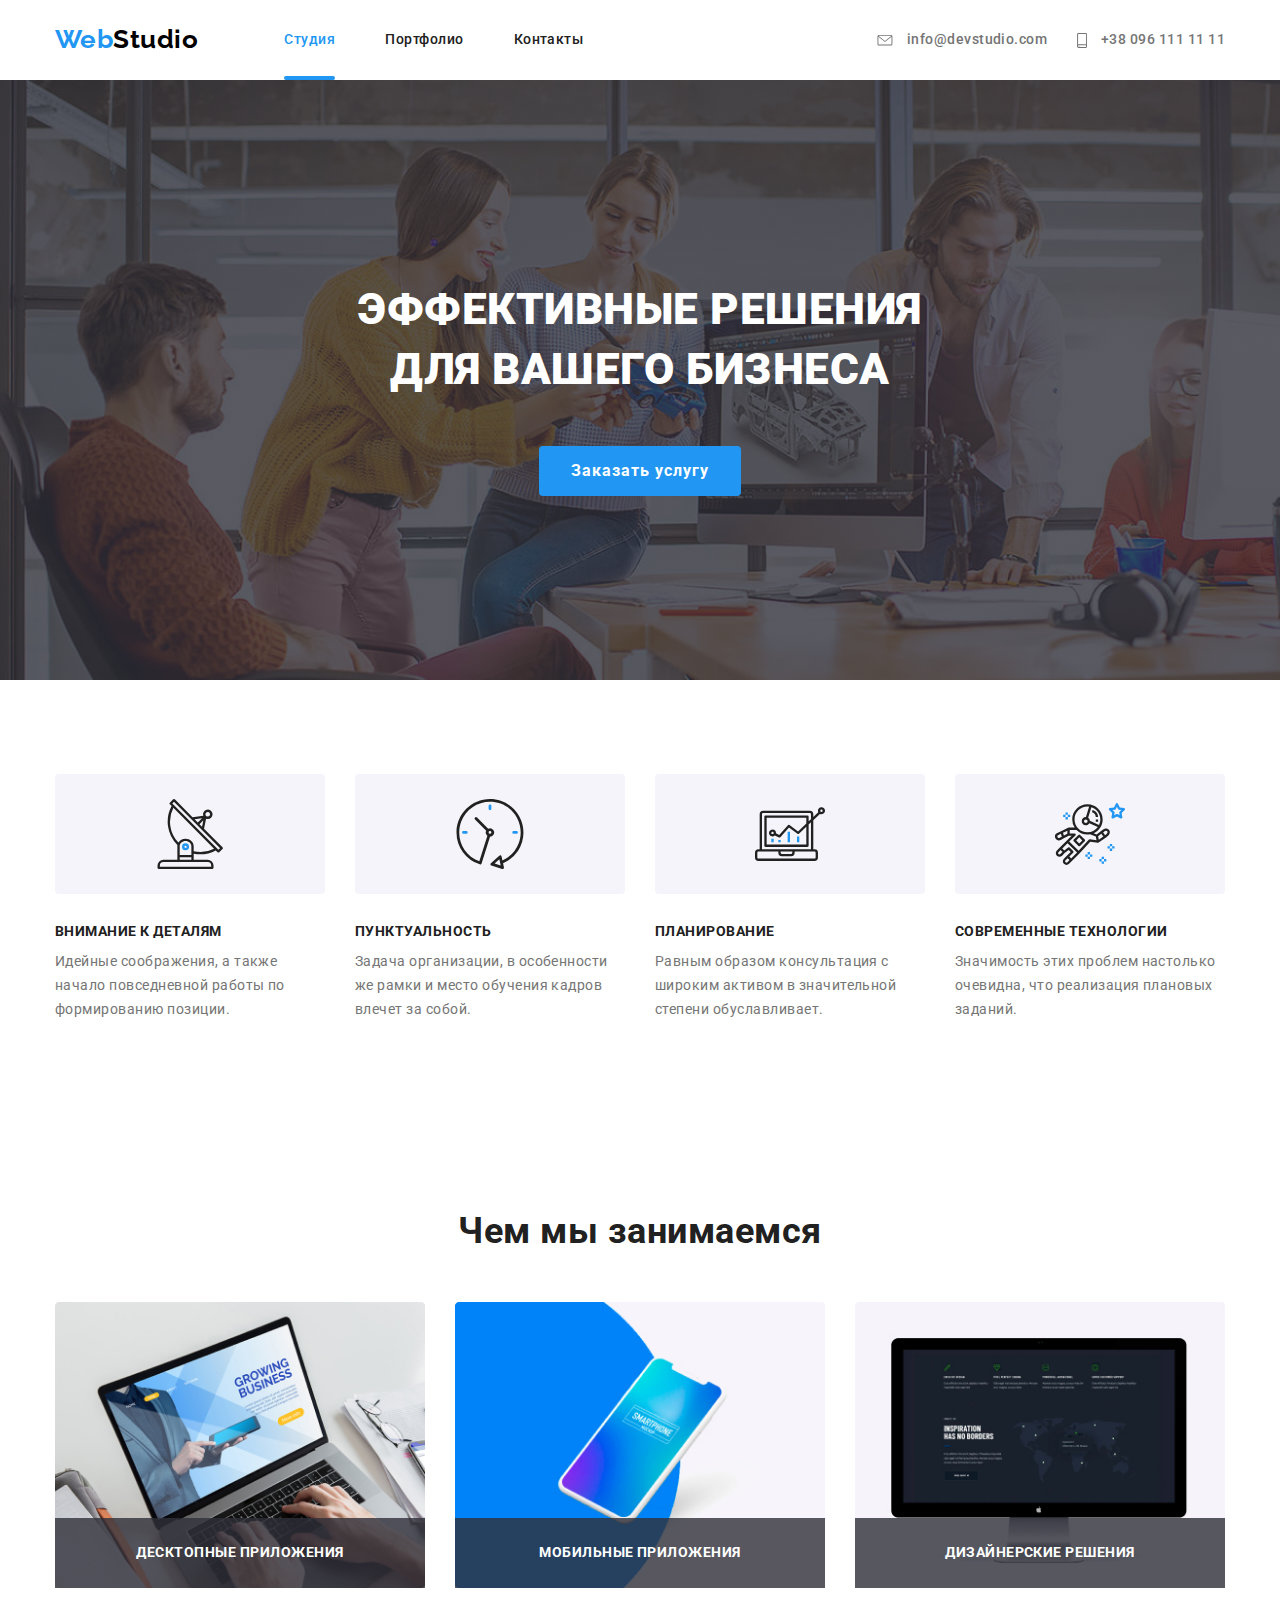
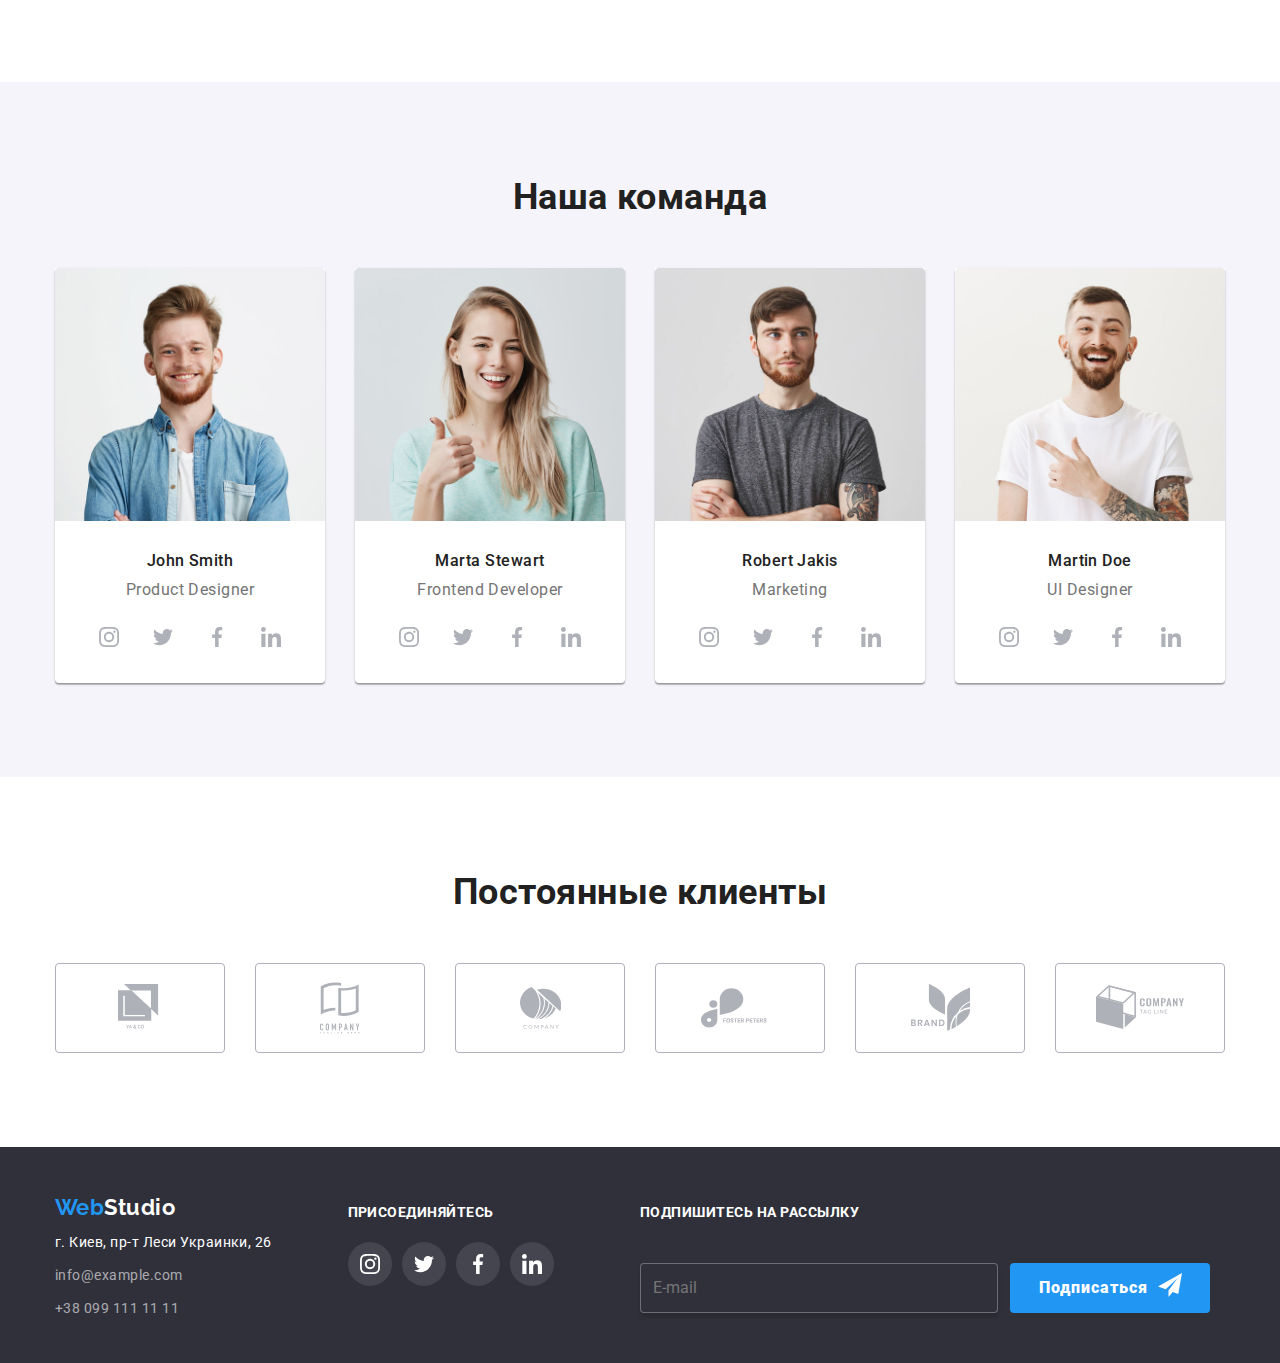
<file: index.html>
<!DOCTYPE html>
<html lang="ru">
  <head>
    <meta charset="UTF-8" />
    <meta name="viewport" content="width=device-width, initial-scale=1.0" />
    <title>Web Studio</title>
    <link
      href="https://fonts.googleapis.com/css2?family=Raleway:wght@400;700&family=Roboto:wght@400;500;700&display=swap"
      rel="stylesheet"
    />
    <link
      rel="stylesheet"
      href="https://cdnjs.cloudflare.com/ajax/libs/modern-normalize/0.6.0/modern-normalize.min.css"
    />

    <link rel="stylesheet" href="./css/main.min.css" />
  </head>
  <body>
    <!-- Шапка сайта -->
    <header class="site-header container">
      <div class="nav-container">
        <nav class="site-nav nav-container">
          <a href="./index.html" class="logo link">
            <span class="logo-one">Web</span>Studio</a
          >
          <ul class="nav-list">
            <li class="item">
              <a href="./index.html" class="nav-link active">Студия</a>
            </li>
            <li class="item">
              <a href="./portfolio.html" target="_blank" class="nav-link"
                >Портфолио</a
              >
            </li>
            <li class="item">
              <a href="" target="_blank" class="nav-link">Контакты</a>
            </li>
          </ul>
        </nav>
        <ul class="contacts nav-contacts">
          <li class="item nav-icon">
            <a href="" class="link">
              <svg class="envelope decor">
                <use href="./images/symbol-defs.svg#icon-envelope"></use>
              </svg>
              info@devstudio.com</a
            >
          </li>
          <li class="item nav-icon">
            <a href="" class="link">
              <svg class="smartphone decor">
                <use href="./images/symbol-defs.svg#icon-smartphone"></use>
              </svg>
              +38 096 111 11 11</a
            >
          </li>
        </ul>
      </div>
    </header>
    <main class="uniq-content">
      <!-- Герой (главный заголовок)-->
      <section class="hero">
        <h1 class="hero-title">
          эффективные решения <br />
          для вашего бизнеса
        </h1>

        <button data-modal-open type="submit" class="link-hero">
          Заказать услугу
        </button>
      </section>
      <!-- Наши приоритеты -->
      <section class="section">
        <div class="container">
          <h2 class="visually-hidden">Наши приоритеты</h2>
          <ul class="prioritiets icon prioritets-list">
            <li class="size-item item">
              <div class="backgr">
                <svg class="size">
                  <use href="./images/symbol-defs.svg#icon-anten"></use>
                </svg>
              </div>
              <h3 class="title-three">Внимание к деталям</h3>
              <p class="paragraf">
                Идейные соображения, а также начало повседневной работы по
                формированию позиции.
              </p>
            </li>
            <li class="item size-item">
              <div class="backgr">
                <svg class="size">
                  <use href="./images/symbol-defs.svg#icon-clock"></use>
                </svg>
              </div>
              <h3 class="title-three">Пунктуальность</h3>
              <p class="paragraf">
                Задача организации, в особенности же рамки и место обучения
                кадров влечет за собой.
              </p>
            </li>
            <li class="item size-item">
              <div class="backgr">
                <svg class="size">
                  <use href="./images/symbol-defs.svg#icon-diagram"></use>
                </svg>
              </div>
              <h3 class="title-three">Планирование</h3>
              <p class="paragraf">
                Равным образом консультация с широким активом в значительной
                степени обуславливает.
              </p>
            </li>
            <li class="item size-item">
              <div class="backgr">
                <svg class="size">
                  <use href="./images/symbol-defs.svg#icon-astronaut"></use>
                </svg>
              </div>
              <h3 class="title-three">Современные технологии</h3>
              <p class="paragraf">
                Значимость этих проблем настолько очевидна, что реализация
                плановых заданий.
              </p>
            </li>
          </ul>
        </div>
      </section>
      <section class="section">
        <div class="container border">
          <h2 class="section-title">Чем мы занимаемся</h2>
          <ul class="prioritiets prioritets-list">
            <li class="item item-size">
              <img src="./images/ноутбук.jpg" alt="" width="370" />
              <h3 class="three">Десктопные приложения</h3>
            </li>
            <li class="item item-size">
              <img src="./images/box.jpg" alt="" width="370" />
              <h3 class="three">Мобильные приложения</h3>
            </li>
            <li class="item item-size">
              <img src="./images/манитор.jpg" alt="" width="370" />
              <h3 class="three">Дизайнерские решения</h3>
            </li>
          </ul>
        </div>
      </section>
      <section class="section fon">
        <div class="container">
          <h2 class="section-title padding-title">Наша команда</h2>
          <ul class="prioritiets">
            <li class="item comanda size-item">
              <img src="./images/John.jpg" alt="John Smith" width="270" />
              <h3 lang="en" class="name">John Smith</h3>
              <p class="prof">Product Designer</p>
              <ul class="list">
                <li class="socset-item">
                  <a href="" aria-label="Ссылка на Instagram" class="socset"
                    ><svg class="socset-icon">
                      <use href="./images/symbol-defs.svg#icon-instagram"></use>
                    </svg>
                  </a>
                </li>
                <li class="socset-item">
                  <a href="" aria-label="Ссылка на Twitter" class="socset"
                    ><svg class="socset-icon">
                      <use
                        href="./images/symbol-defs.svg#icon-twitter"
                      ></use></svg
                  ></a>
                </li>
                <li class="socset-item">
                  <a href="" aria-label="Ссылка на Facebook" class="socset"
                    ><svg class="socset-icon">
                      <use
                        href="./images/symbol-defs.svg#icon-facebook"
                      ></use></svg
                  ></a>
                </li>
                <li class="socset-item">
                  <a href="" aria-label="Ссылка на LinkedIn" class="socset"
                    ><svg class="socset-icon">
                      <use
                        href="./images/symbol-defs.svg#icon-linkedingrey"
                      ></use></svg
                  ></a>
                </li>
              </ul>
            </li>
            <li class="item comanda size-item">
              <img src="./images/Marta.jpg" alt="Marta Stewart" width="270" />
              <h3 lang="en" class="name">Marta Stewart</h3>
              <p class="prof">Frontend Developer</p>
              <ul class="list">
                <li class="socset-item">
                  <a href="" aria-label="Ссылка на Instagram" class="socset"
                    ><svg class="socset-icon">
                      <use href="./images/symbol-defs.svg#icon-instagram"></use>
                    </svg>
                  </a>
                </li>
                <li class="socset-item">
                  <a href="" aria-label="Ссылка на Twitter" class="socset"
                    ><svg class="socset-icon">
                      <use
                        href="./images/symbol-defs.svg#icon-twitter"
                      ></use></svg
                  ></a>
                </li>
                <li class="socset-item">
                  <a href="" aria-label="Ссылка на Facebook" class="socset"
                    ><svg class="socset-icon">
                      <use
                        href="./images/symbol-defs.svg#icon-facebook"
                      ></use></svg
                  ></a>
                </li>
                <li class="socset-item">
                  <a href="" aria-label="Ссылка на LinkedIn" class="socset"
                    ><svg class="socset-icon">
                      <use
                        href="./images/symbol-defs.svg#icon-linkedingrey"
                      ></use></svg
                  ></a>
                </li>
              </ul>
            </li>
            <li class="item comanda size-item">
              <img src="./images/Robert.jpg" alt="Robert Jakis" width="270" />
              <h3 lang="en" class="name">Robert Jakis</h3>
              <p class="prof">Marketing</p>
              <ul class="list">
                <li class="socset-item">
                  <a href="" aria-label="Ссылка на Instagram" class="socset"
                    ><svg class="socset-icon">
                      <use href="./images/symbol-defs.svg#icon-instagram"></use>
                    </svg>
                  </a>
                </li>
                <li class="socset-item">
                  <a href="" aria-label="Ссылка на Twitter" class="socset"
                    ><svg class="socset-icon">
                      <use
                        href="./images/symbol-defs.svg#icon-twitter"
                      ></use></svg
                  ></a>
                </li>
                <li class="socset-item">
                  <a href="" aria-label="Ссылка на Facebook" class="socset"
                    ><svg class="socset-icon">
                      <use
                        href="./images/symbol-defs.svg#icon-facebook"
                      ></use></svg
                  ></a>
                </li>
                <li class="socset-item">
                  <a href="" aria-label="Ссылка на LinkedIn" class="socset"
                    ><svg class="socset-icon">
                      <use
                        href="./images/symbol-defs.svg#icon-linkedingrey"
                      ></use></svg
                  ></a>
                </li>
              </ul>
            </li>
            <li class="item comanda size-item">
              <img src="./images/Martin.jpg" alt="Martin Doe" width="270" />
              <h3 lang="en" class="name">Martin Doe</h3>
              <p class="prof">UI Designer</p>
              <ul class="list">
                <li class="socset-item">
                  <a href="" aria-label="Ссылка на Instagram" class="socset"
                    ><svg class="socset-icon">
                      <use href="./images/symbol-defs.svg#icon-instagram"></use>
                    </svg>
                  </a>
                </li>
                <li class="socset-item">
                  <a href="" aria-label="Ссылка на Twitter" class="socset"
                    ><svg class="socset-icon">
                      <use
                        href="./images/symbol-defs.svg#icon-twitter"
                      ></use></svg
                  ></a>
                </li>
                <li class="socset-item">
                  <a href="" aria-label="Ссылка на Facebook" class="socset"
                    ><svg class="socset-icon">
                      <use
                        href="./images/symbol-defs.svg#icon-facebook"
                      ></use></svg
                  ></a>
                </li>
                <li class="socset-item">
                  <a href="" aria-label="Ссылка на LinkedIn" class="socset"
                    ><svg class="socset-icon">
                      <use
                        href="./images/symbol-defs.svg#icon-linkedingrey"
                      ></use></svg
                  ></a>
                </li>
              </ul>
            </li>
          </ul>
        </div>
      </section>
      <section class="section">
        <div class="container">
          <h2 class="section-title">Постоянные клиенты</h2>
          <ul class="prioritiets">
            <li class="item">
              <a href="" class="backgrlogo"
                ><svg class="logoone">
                  <use href="./images/symbol-defs.svg#icon-logo1"></use></svg
              ></a>
            </li>
            <li class="item">
              <a href="" class="backgrlogo"
                ><svg class="logotwo">
                  <use href="./images/symbol-defs.svg#icon-logo2"></use></svg
              ></a>
            </li>
            <li class="item">
              <a href="" class="backgrlogo">
                <svg class="logothree">
                  <use href="./images/symbol-defs.svg#icon-logo3"></use></svg
              ></a>
            </li>
            <li class="item">
              <a href="" class="backgrlogo"
                ><svg class="logofoure">
                  <use href="./images/symbol-defs.svg#icon-logo4"></use></svg
              ></a>
            </li>
            <li class="item">
              <a href="" class="backgrlogo"
                ><svg class="logofive">
                  <use href="./images/symbol-defs.svg#icon-logo5"></use></svg
              ></a>
            </li>
            <li class="item">
              <a href="" class="backgrlogo"
                ><svg class="logosix">
                  <use href="./images/symbol-defs.svg#icon-logo6"></use></svg
              ></a>
            </li>
          </ul>
        </div>
      </section>
    </main>
    <footer>
      <div class="footer-conteiner container">
        <div class="item-adress">
          <a href="./index.html" class="logo-footer link">
            <span class="logo-one">Web</span
            ><span class="logo-two">Studio</span></a
          >
          <ul>
            <li class="adress">г. Киев, пр-т Леси Украинки, 26</li>
            <li><a href="" class="adress-link">info@example.com</a></li>
            <li><a href="" class="adress-link">+38 099 111 11 11</a></li>
          </ul>
        </div>
        <div class="item-network">
          <b class="join">присоединяйтесь</b>
          <ul class="network">
            <li>
              <a
                href=""
                aria-label="Ссылка на Instagram"
                class="socsetfooter backgrfooter"
              >
                <svg class="socset-icon-footer">
                  <use href="./images/symbol-defs.svg#icon-instagram"></use>
                </svg>
              </a>
            </li>
            <li>
              <a
                href=""
                aria-label="Ссылка на Twitter"
                class="socsetfooter backgrfooter"
              >
                <svg class="socset-icon-footer">
                  <use href="./images/symbol-defs.svg#icon-twitter"></use></svg
              ></a>
            </li>
            <li>
              <a
                href=""
                aria-label="Ссылка на Facebook"
                class="socsetfooter backgrfooter"
              >
                <svg class="socset-icon-footer">
                  <use href="./images/symbol-defs.svg#icon-facebook"></use></svg
              ></a>
            </li>
            <li>
              <a
                href=""
                aria-label="Ссылка на LinkedIn"
                class="socsetfooter backgrfooter"
              >
                <svg class="socset-icon-footer">
                  <use
                    href="./images/symbol-defs.svg#icon-linkedingrey"
                  ></use></svg
              ></a>
            </li>
          </ul>
        </div>
        <div class="item-input">
          <b class="join">подпишитесь на рассылку</b>
          <div class="inputbutton">
            <form>
              <input
                type="email"
                name="email"
                id="emeil"
                placeholder="E-mail"
                size="40"
                class="input"
              />
            </form>
            <button type="submit" class="button">
              Подписаться<span
                ><svg class="icon-button">
                  <use href="./images/symbol-defs.svg#icon-plain"></use></svg
              ></span>
            </button>
          </div>
        </div>
      </div>
    </footer>
    <div class="backdrop is-hidden" data-modal>
      <form class="form-order" class="modal">
        <button type="button" class="button-x" data-modal-close>
          <span
            ><svg class="icon-x">
              <use href="./images/symbol-defs.svg#icon-X"></use></svg
          ></span>
        </button>
        <span class="name-order">Оставьте свои данные, мы вам перезвоним</span>
        <div class="form-window">
          <input
            type="text"
            name="name"
            id="text"
            class="input-order"
            placeholder=" "
          />

          <label for="name" class="label-order">Имя</label>
          <svg class="icon-form">
            <use href="./images/symbol-defs.svg#icon-Vector"></use>
          </svg>
        </div>
        <div class="form-window">
          <input
            type="tel"
            name="tel"
            id="telephone"
            class="input-order"
            placeholder=" "
          />

          <label for="tel" class="label-order">Телефон</label>
          <svg class="icon-form">
            <use href="./images/symbol-defs.svg#icon-tel"></use>
          </svg>
        </div>
        <div class="form-window">
          <input
            type="email"
            name="tel"
            id="mail"
            class="input-order"
            placeholder=" "
          />
          <label for="email" class="label-order">Почта</label>
          <svg class="icon-form">
            <use href="./images/symbol-defs.svg#icon-meil"></use>
          </svg>
        </div>
        <div class="form-window">
          <textarea name="comment" class="comment" placeholder=" "></textarea>

          <label for="comment" class="comment-text">Комментарий</label>
        </div>
        <div class="write">
          <label class="checkbox-label">
            <input
              class="checkbox"
              id="checkbox"
              type="checkbox"
              name="check"
            />
            <span class="icon-check"></span>
            Соглашаюсь с рассылкой и принимаю
            <a href="">Условия договора</a>
          </label>
        </div>
        <button type="submit" class="form-button">Отправить</button>
      </form>
    </div>
    <script src="./js/modal.js"></script>
  </body>
</html>
</file>
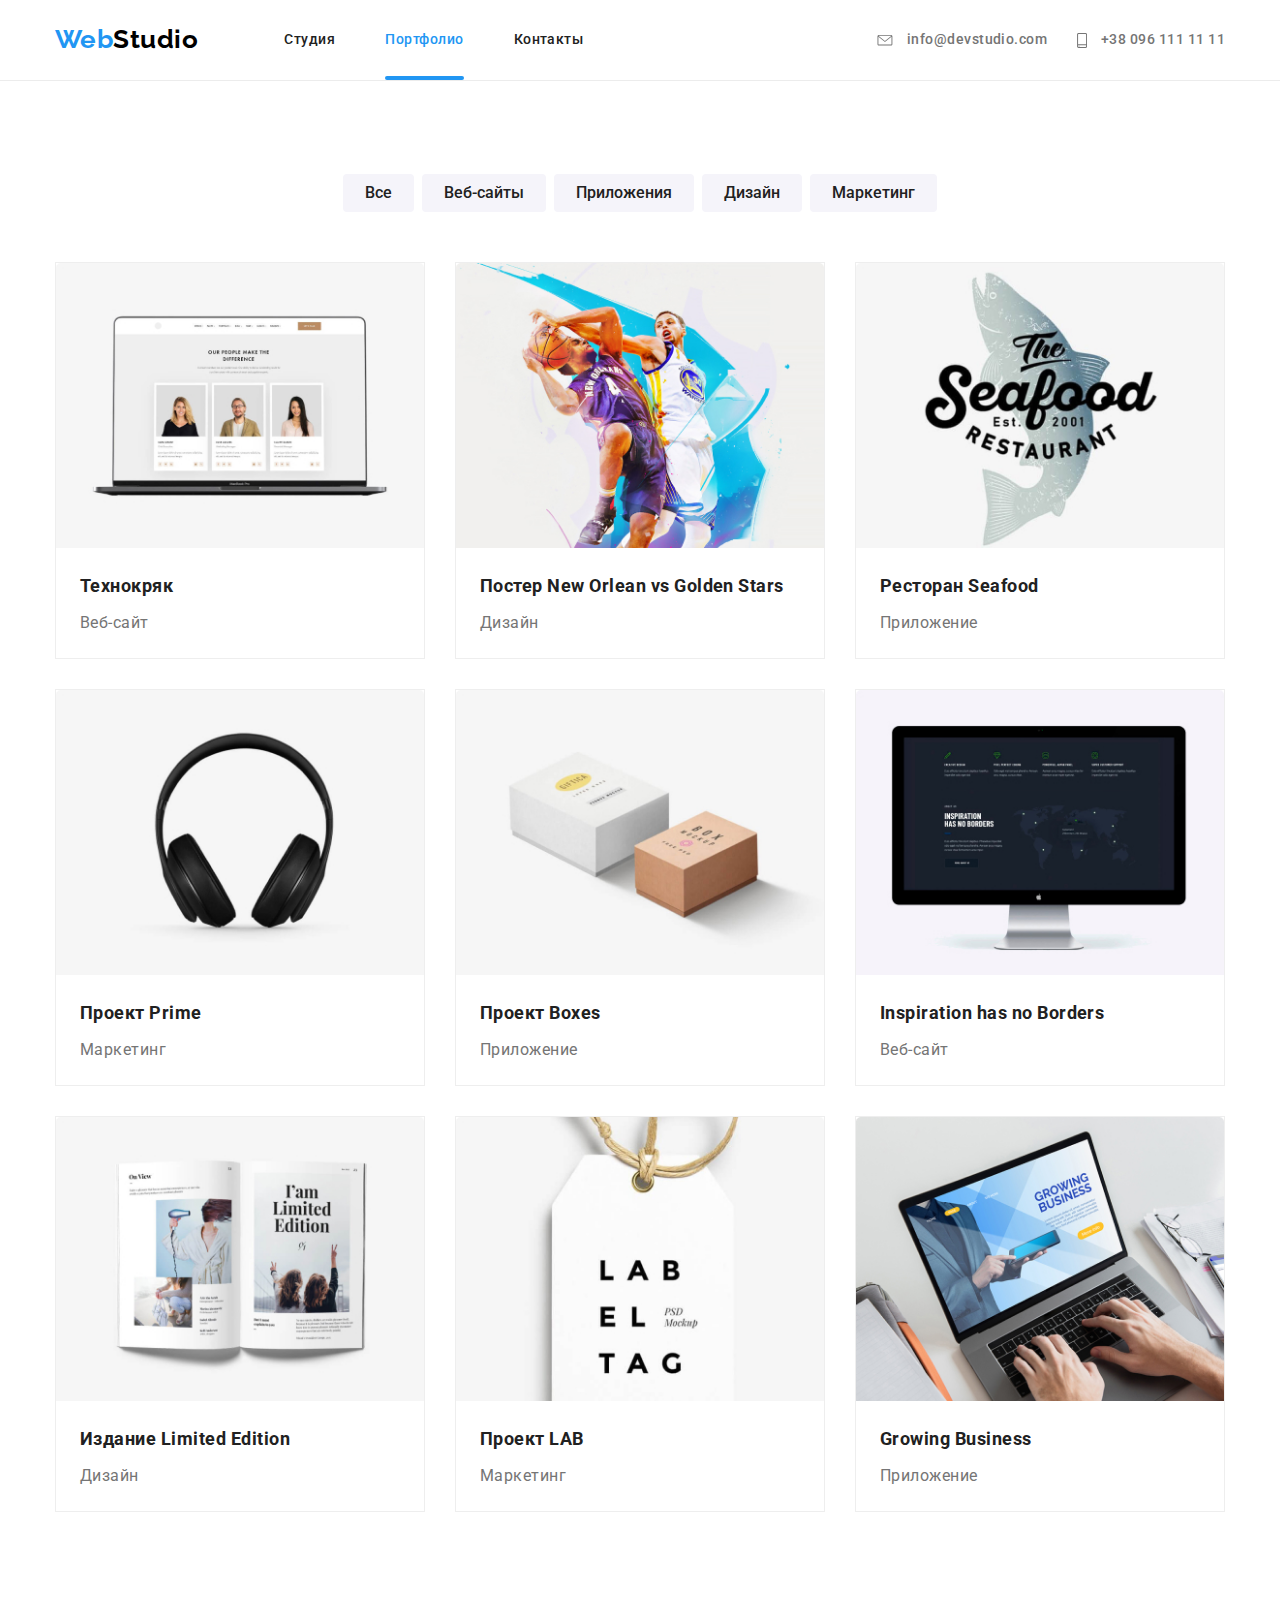
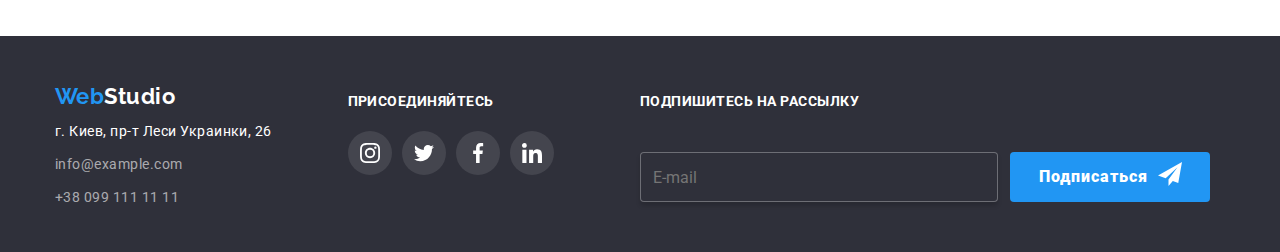
<file: portfolio.html>
<!DOCTYPE html>
<html lang="ru">
  <head>
    <meta charset="UTF-8" />
    <meta name="viewport" content="width=device-width, initial-scale=1.0" />
    <title>Портфолио</title>
    <link
      href="https://fonts.googleapis.com/css2?family=Raleway:wght@400;700&family=Roboto:wght@400;500;700&display=swap"
      rel="stylesheet"
    />
    <link
      rel="stylesheet"
      href="https://cdnjs.cloudflare.com/ajax/libs/modern-normalize/0.6.0/modern-normalize.min.css"
    />

    <link rel="stylesheet" href="./css/portfolio.min.css" />
  </head>
  <body>
    <!-- Шапка сайта -->
    <header class="site-header container">
      <div class="nav-container">
        <nav class="site-nav nav-container">
          <a href="./index.html" class="logo link">
            <span class="logo-one">Web</span>Studio</a
          >
          <ul class="nav-list">
            <li class="item">
              <a href="./index.html" class="nav-link">Студия</a>
            </li>
            <li class="item">
              <a href="./portfolio.html" target="_blank" class="nav-link active"
                >Портфолио</a
              >
            </li>
            <li class="item">
              <a href="" target="_blank" class="nav-link">Контакты</a>
            </li>
          </ul>
        </nav>
        <ul class="contacts nav-contacts">
          <li class="item nav-icon">
            <a href="" class="link">
              <svg class="envelope decor">
                <use href="./images/symbol-defs.svg#icon-envelope"></use>
              </svg>
              info@devstudio.com</a
            >
          </li>
          <li class="item nav-icon">
            <a href="" class="link">
              <svg class="smartphone decor">
                <use href="./images/symbol-defs.svg#icon-smartphone"></use>
              </svg>
              +38 096 111 11 11</a
            >
          </li>
        </ul>
      </div>
    </header>
    <!-- уникальный контент -->
    <main>
      <section class="section border">
        <div class="container">
          <h1 class="title visually-hidden">Примеры работ</h1>
          <ul class="button-item">
            <li class="item"><button>Все</button></li>
            <li class="item"><button>Веб-сайты</button></li>
            <li class="item"><button>Приложения</button></li>
            <li class="item"><button>Дизайн</button></li>
            <li class="item"><button>Маркетинг</button></li>
          </ul>
        </div>
      </section>
      <section class="section">
        <div class="container">
          <ul class="section-item">
            <li class="item item-shadow">
              <a href="" class="link windowhover">
                <div class="window-hover">
                  <img src="./images/технокряк.jpg" alt="" width="370" />
                  <p class="window">
                    Технокряк это современная площадка распространения
                    коронавируса. Компании используют эту платформу для
                    цифрового шпионажа и атак на защищённые сервера конкурентов.
                  </p>
                </div>
                <div class="size">
                  <h2 class="section-title">Технокряк</h2>
                  <p class="example">Веб-сайт</p>
                </div>
              </a>
            </li>
            <li class="item item-shadow">
              <a href="" class="link windowhover">
                <div class="window-hover">
                  <img src="./images/постерстарс.jpg" alt="" width="370" />
                  <p class="window">
                    Технокряк это современная площадка распространения
                    коронавируса. Компании используют эту платформу для
                    цифрового шпионажа и атак на защищённые сервера конкурентов.
                  </p>
                </div>
                <div class="size">
                  <h2 class="section-title">
                    Постер New Orlean vs Golden Stars
                  </h2>
                  <p class="example">Дизайн</p>
                </div>
              </a>
            </li>
            <li class="item item-shadow">
              <a href="" class="link windowhover">
                <div class="window-hover">
                  <img src="./images/ресторан.jpg" alt="" width="370" />
                  <p class="window">
                    Технокряк это современная площадка распространения
                    коронавируса. Компании используют эту платформу для
                    цифрового шпионажа и атак на защищённые сервера конкурентов.
                  </p>
                </div>
                <div class="size">
                  <h2 class="section-title">Ресторан Seafood</h2>
                  <p class="example">Приложение</p>
                </div>
              </a>
            </li>
            <li class="item item-shadow">
              <a href="" class="link windowhover">
                <div class="window-hover">
                  <img src="./images/проектпрайм.jpg" alt="" width="370" />
                  <p class="window">
                    Технокряк это современная площадка распространения
                    коронавируса. Компании используют эту платформу для
                    цифрового шпионажа и атак на защищённые сервера конкурентов.
                  </p>
                </div>
                <div class="size">
                  <h2 class="section-title">Проект Prime</h2>
                  <p class="example">Маркетинг</p>
                </div>
              </a>
            </li>
            <li class="item item-shadow">
              <a href="" class="link windowhover">
                <div class="window-hover">
                  <img src="./images/проектбоксес.jpg" alt="" width="370" />
                  <p class="window">
                    Технокряк это современная площадка распространения
                    коронавируса. Компании используют эту платформу для
                    цифрового шпионажа и атак на защищённые сервера конкурентов.
                  </p>
                </div>
                <div class="size">
                  <h2 class="section-title">Проект Boxes</h2>
                  <p class="example">Приложение</p>
                </div>
              </a>
            </li>
            <li class="item item-shadow">
              <a href="" class="link windowhover">
                <div class="window-hover">
                  <img src="./images/бордерс.jpg" alt="" width="370" />
                  <p class="window">
                    Технокряк это современная площадка распространения
                    коронавируса. Компании используют эту платформу для
                    цифрового шпионажа и атак на защищённые сервера конкурентов.
                  </p>
                </div>
                <div class="size">
                  <h2 class="section-title">Inspiration has no Borders</h2>
                  <p class="example">Веб-сайт</p>
                </div>
              </a>
            </li>
            <li class="item item-shadow">
              <a href="" class="link windowhover">
                <div class="window-hover">
                  <img src="./images/издание.jpg" alt="" width="370" />
                  <p class="window">
                    Технокряк это современная площадка распространения
                    коронавируса. Компании используют эту платформу для
                    цифрового шпионажа и атак на защищённые сервера конкурентов.
                  </p>
                </div>
                <div class="size">
                  <h2 class="section-title">Издание Limited Edition</h2>
                  <p class="example">Дизайн</p>
                </div>
              </a>
            </li>
            <li class="item item-shadow">
              <a href="" class="link windowhover">
                <div class="window-hover">
                  <img src="./images/проектлаб.jpg" alt="" width="370" />
                  <p class="window">
                    Технокряк это современная площадка распространения
                    коронавируса. Компании используют эту платформу для
                    цифрового шпионажа и атак на защищённые сервера конкурентов.
                  </p>
                </div>
                <div class="size">
                  <h2 class="section-title">Проект LAB</h2>
                  <p class="example">Маркетинг</p>
                </div>
              </a>
            </li>
            <li class="item item-shadow">
              <a href="" class="link windowhover">
                <div class="window-hover">
                  <img src="./images/бизнес.jpg" alt="" width="370" />
                  <p class="window">
                    Технокряк это современная площадка распространения
                    коронавируса. Компании используют эту платформу для
                    цифрового шпионажа и атак на защищённые сервера конкурентов.
                  </p>
                </div>
                <div class="size">
                  <h2 class="section-title">Growing Business</h2>
                  <p class="example">Приложение</p>
                </div>
              </a>
            </li>
          </ul>
        </div>
      </section>
    </main>
    <!-- Footer -->
    <footer>
      <div class="footer-conteiner container">
        <div class="item-adress">
          <a href="./index.html" class="logo-footer link">
            <span class="logo-one">Web</span
            ><span class="logo-two">Studio</span></a
          >
          <ul>
            <li class="adress">г. Киев, пр-т Леси Украинки, 26</li>
            <li><a href="" class="adress-link">info@example.com</a></li>
            <li><a href="" class="adress-link">+38 099 111 11 11</a></li>
          </ul>
        </div>
        <div class="item-network">
          <b class="join">присоединяйтесь</b>
          <ul class="network">
            <li>
              <a
                href=""
                aria-label="Ссылка на Instagram"
                class="socsetfooter backgrfooter"
              >
                <svg class="socset-icon-footer">
                  <use
                    href="./images/symbol-defs.svg#icon-instagram"
                  ></use></svg
              ></a>
            </li>
            <li>
              <a
                href=""
                aria-label="Ссылка на Twitter"
                class="socsetfooter backgrfooter"
              >
                <svg class="socset-icon-footer">
                  <use href="./images/symbol-defs.svg#icon-twitter"></use></svg
              ></a>
            </li>
            <li>
              <a
                href=""
                aria-label="Ссылка на Facebook"
                class="socsetfooter backgrfooter"
              >
                <svg class="socset-icon-footer">
                  <use href="./images/symbol-defs.svg#icon-facebook"></use></svg
              ></a>
            </li>
            <li>
              <a
                href=""
                aria-label="Ссылка на LinkedIn"
                class="socsetfooter backgrfooter"
              >
                <svg class="socset-icon-footer">
                  <use
                    href="./images/symbol-defs.svg#icon-linkedingrey"
                  ></use></svg
              ></a>
            </li>
          </ul>
        </div>
        <div class="item-input">
          <b class="join">подпишитесь на рассылку</b>
          <div class="inputbutton">
            <input type="text" placeholder="E-mail" size="40" class="input" />
            <button type="submit" class="button">
              Подписаться<span
                ><svg class="icon-button">
                  <use href="./images/symbol-defs.svg#icon-plain"></use></svg
              ></span>
            </button>
          </div>
        </div>
      </div>
    </footer>
  </body>
</html>
</file>
<file: css/main.min.css>
.container{margin-left:auto;margin-right:auto;width:1200px;padding-left:15px;padding-right:15px}.visually-hidden{position:absolute;width:1px;height:1px;margin:-1px;border:0px;padding:0px;clip:rect(0 0 0 0);overflow:hidden}.link{color:#000000;text-decoration:none}.link:hover,.link:focus{color:#2196f3}body{background-color:#fff;color:#757575;font-family:Roboto, sans-serif;letter-spacing:0.03em}ul{list-style:none;margin:0px;padding:0px}h2,h3{color:#212121}footer{background:#2f303a;margin-left:auto;margin-right:auto}button{font-family:inherit}img{display:block;max-width:100%;height:auto}.site-nav{position:relative;font-size:14px;line-height:1.14;color:#212121;font-weight:500}.active::after{content:"";position:absolute;width:100%;height:4px;left:0;bottom:0;background-color:#2196f3;border-radius:2px}.nav-container{display:-webkit-box;display:-ms-flexbox;display:flex}.nav-list{display:-webkit-box;display:-ms-flexbox;display:flex}.nav-list .item{margin-right:50px}.nav-list .item:last-child{margin-right:0px}.nav-contacts{display:-webkit-box;display:-ms-flexbox;display:flex;margin-left:auto}.nav-contacts .item{display:-webkit-box;display:-ms-flexbox;display:flex;margin-right:30px}.nav-contacts .item:last-child{margin-right:0px;text-align:center}.nav-link{text-decoration:none;color:#212121;display:block;padding-top:32px;padding-bottom:32px;-webkit-transition:color 250ms cubic-bezier(0.4, 0, 0.2, 1);transition:color 250ms cubic-bezier(0.4, 0, 0.2, 1)}.nav-link.active{color:#2196f3}.nav-link:hover{color:#2196f3}.adress{color:#fff;font-size:14px;line-height:1.71;padding-top:10px}.adress-link{color:rgba(255,255,255,0.6);text-decoration:none;font-size:14px;line-height:1.71;display:inline-block;padding-top:9px;-webkit-transition:color 250ms cubic-bezier(0.4, 0, 0.2, 1);transition:color 250ms cubic-bezier(0.4, 0, 0.2, 1)}.adress-link:hover,.adress-link:focus{color:#2196f3}.contacts .link{color:#757575;text-decoration:none;font-size:14px;line-height:1.14;font-weight:500;display:block;padding-top:32px;padding-bottom:32px;-webkit-transition:color 250ms cubic-bezier(0.4, 0, 0.2, 1);transition:color 250ms cubic-bezier(0.4, 0, 0.2, 1)}.contacts .link:hover,.contacts .link:focus{color:#2196f3}.envelope{width:16px;height:11.2px}.nav-icon:hover .link .envelope,.nav-icon:focus .link .envelope{fill:#2196f3}.smartphone{width:10px;height:15px}.nav-icon:hover .link .smartphone,.nav-icon:focus .link .smartphone{fill:#2196f3}.decor{margin-right:10px;fill:#757575;vertical-align:middle}.join{color:#fff;font-size:14px;line-height:1.14;text-transform:uppercase;display:-webkit-inline-box;display:-ms-inline-flexbox;display:inline-flex;padding-top:58px;padding-bottom:21px}.network{display:-webkit-box;display:-ms-flexbox;display:flex;text-decoration:none}.backgrfooter{display:-webkit-box;display:-ms-flexbox;display:flex;-webkit-box-pack:center;-ms-flex-pack:center;justify-content:center;-webkit-box-align:center;-ms-flex-align:center;align-items:center;width:44px;height:44px;background-color:rgba(255,255,255,0.1);margin-right:10px;fill:#fff;border-radius:50%;-webkit-transition:background-color 250ms cubic-bezier(0.4, 0, 0.2, 1);transition:background-color 250ms cubic-bezier(0.4, 0, 0.2, 1)}.backgrfooter:hover{background-color:#2196f3}.socset-icon-footer{width:20px;height:20px}.button{display:-webkit-inline-box;display:-ms-inline-flexbox;display:inline-flex;color:#fff;background:#2196f3;font-weight:900;font-size:16px;line-height:1.88;text-decoration:none;letter-spacing:0.06em;border-radius:4px;border:0px;min-width:200px;height:50px;padding:10px 29px;margin-top:21px;margin-bottom:50px;margin-left:12px;outline:none}.button:hover,.button:focus{background-color:#fff;color:#2196f3;-webkit-transition:background-color 250ms cubic-bezier(0.4, 0, 0.2, 1),color 250ms cubic-bezier(0.4, 0, 0.2, 1);transition:background-color 250ms cubic-bezier(0.4, 0, 0.2, 1),color 250ms cubic-bezier(0.4, 0, 0.2, 1);outline:none}.icon-button{width:24px;height:24px;margin-left:10px;fill:#fff;background-size:contain;background-position:center}.button:hover .icon-button,.button:focus .icon-button{fill:#2196f3;-webkit-transition:fill 250ms cubic-bezier(0.4, 0, 0.2, 1);transition:fill 250ms cubic-bezier(0.4, 0, 0.2, 1)}.footer-conteiner{display:-webkit-box;display:-ms-flexbox;display:flex;-webkit-box-pack:justify;-ms-flex-pack:justify;justify-content:space-between}.item-adress{width:calc(25% - 30px)}.item-network{width:calc(25% - 30px)}.item-input{width:calc(50%)}.inputbutton{display:-webkit-inline-box;display:-ms-inline-flexbox;display:inline-flex;width:570px}.input{width:358px;height:50px;border:1px solid rgba(255,255,255,0.3);-webkit-box-sizing:border-box;box-sizing:border-box;-webkit-box-shadow:0px 4px 4px rgba(0,0,0,0.15);box-shadow:0px 4px 4px rgba(0,0,0,0.15);border-radius:4px;margin-top:21px;margin-bottom:50px;background-color:#2f303a;padding-left:12px;padding-right:12px}.logo{font-family:Raleway, sans-serif;font-size:26px;line-height:1.19;font-weight:700;display:inline-block;padding-top:24px;padding-bottom:25px;margin-right:86px}.logo-one{color:#2196f3}.logo-two{color:#fff}.logo-footer{font-family:Raleway, sans-serif;font-size:22px;line-height:1.18;font-weight:700;display:inline-block;padding-top:48px}.hero{position:relative;text-align:center;background-image:-webkit-gradient(linear, left top, right top, from(rgba(47,48,58,0.8)), to(rgba(47,48,58,0.8))),url(../images/Header.jpg);background-image:linear-gradient(to right, rgba(47,48,58,0.8), rgba(47,48,58,0.8)),url(../images/Header.jpg);max-width:1600px;height:600px;margin-left:auto;margin-right:auto}.hero-title{color:#fff;font-weight:900;font-size:44px;line-height:1.36;text-align:center;text-transform:uppercase;padding-top:200px;padding-bottom:0px;margin:0px}.link-hero{background:#2196f3;color:#fff;text-decoration:none;font-weight:700;font-size:16px;line-height:1.88;letter-spacing:0.06em;text-align:center;display:inline-block;min-width:200px;height:50px;border-radius:4px;padding:10px 32px;margin-top:46px;border:0px}.link-hero:hover,.link-hero:focus{background-color:#fff;color:#2196f3;-webkit-transition:background-color 250ms cubic-bezier(0.4, 0, 0.2, 1),color 250ms cubic-bezier(0.4, 0, 0.2, 1);transition:background-color 250ms cubic-bezier(0.4, 0, 0.2, 1),color 250ms cubic-bezier(0.4, 0, 0.2, 1);outline:none}.prioritiets{display:-webkit-box;display:-ms-flexbox;display:flex}.prioritiets .item+.item{margin-left:30px}.prioritets-list{margin-bottom:94px}.icon{margin-top:94px}.size-item{width:calc((100% - 30px * 3) / 4)}.item{position:relative}.backgr{display:-webkit-box;display:-ms-flexbox;display:flex;-webkit-box-pack:center;-ms-flex-pack:center;justify-content:center;-webkit-box-align:center;-ms-flex-align:center;align-items:center;background-color:#f5f4fa;border-radius:4px;height:120px}.size{width:70px;height:70px}.title-three{font-size:14px;line-height:1.14;text-transform:uppercase;margin-top:30px;margin-bottom:0px}.paragraf{font-size:14px;line-height:1.71;margin-top:10px;margin-bottom:0px}.item-size{width:calc((100% - 30px * 2) / 3)}.three{position:absolute;color:#fff;background:rgba(47,48,58,0.8);font-size:14px;line-height:1.14;text-align:center;text-transform:uppercase;margin-top:0px;margin-bottom:0px;padding:27px;width:100%;bottom:0}.fon{background:#f5f4fa}.section-title{font-size:36px;line-height:1.17;text-align:center;padding-top:94px;margin-bottom:0px;margin-top:0px;padding-bottom:50px}.padding-title{padding-top:94px}.comanda{-webkit-box-shadow:0px 2px 1px rgba(0,0,0,0.2),0px 1px 1px rgba(0,0,0,0.14),0px 1px 3px rgba(0,0,0,0.12);box-shadow:0px 2px 1px rgba(0,0,0,0.2),0px 1px 1px rgba(0,0,0,0.14),0px 1px 3px rgba(0,0,0,0.12);border-radius:4px;background:#fff;margin-bottom:94px}.name{font-weight:500;font-size:16px;line-height:1.19;margin-top:30px;margin-bottom:0px;text-align:center}.prof{font-weight:400;font-size:16px;line-height:1.19;margin-top:10px;margin-bottom:0px;text-align:center}.list{display:-webkit-inline-box;display:-ms-inline-flexbox;display:inline-flex;width:206px;margin-right:32px;margin-left:32px;margin-top:16px}.socset-item{margin-bottom:24px;margin-right:10px}.socset-item:nth-child(4){margin-right:0px}.socset{display:-webkit-box;display:-ms-flexbox;display:flex;-webkit-box-pack:center;-ms-flex-pack:center;justify-content:center;-webkit-box-align:center;-ms-flex-align:center;align-items:center;width:44px;height:44px;border-radius:50%;-webkit-transition:background-color 250ms cubic-bezier(0.4, 0, 0.2, 1),color 250ms cubic-bezier(0.4, 0, 0.2, 1);transition:background-color 250ms cubic-bezier(0.4, 0, 0.2, 1),color 250ms cubic-bezier(0.4, 0, 0.2, 1)}.socset:hover,.socset:focus{background-color:#2196f3}.socset-icon{width:20px;height:20px;-webkit-box-align:center;-ms-flex-align:center;align-items:center;fill:#afb1b8;display:block;-webkit-transition:background-color 250ms cubic-bezier(0.4, 0, 0.2, 1),fill 250ms cubic-bezier(0.4, 0, 0.2, 1);transition:background-color 250ms cubic-bezier(0.4, 0, 0.2, 1),fill 250ms cubic-bezier(0.4, 0, 0.2, 1)}.socset:hover .socset-icon,.socset:focus .socset-icon{fill:#fff}.backgrlogo{display:-webkit-box;display:-ms-flexbox;display:flex;-webkit-box-pack:center;-ms-flex-pack:center;justify-content:center;-webkit-box-align:center;-ms-flex-align:center;align-items:center;width:170px;height:90px;border:1px solid #afb1b8;border-radius:4px;margin-bottom:94px;-webkit-transition:all 250ms cubic-bezier(0.4, 0, 0.2, 1);transition:all 250ms cubic-bezier(0.4, 0, 0.2, 1)}.backgrlogo:hover,.backgrlogo:focus{border:1px solid #2196f3}.logoone{fill:#afb1b8;width:44px;height:49px;-webkit-transition:fill 250ms cubic-bezier(0.4, 0, 0.2, 1);transition:fill 250ms cubic-bezier(0.4, 0, 0.2, 1)}.backgrlogo:hover .logoone,.backgrlogo:focus .logoone{fill:#2196f3}.logotwo{fill:#afb1b8;width:40px;height:52px;-webkit-transition:fill 250ms cubic-bezier(0.4, 0, 0.2, 1);transition:fill 250ms cubic-bezier(0.4, 0, 0.2, 1)}.backgrlogo:hover .logotwo,.backgrlogo:focus .logotwo{fill:#2196f3}.logothree{fill:#afb1b8;width:41px;height:42.5px;-webkit-transition:fill 250ms cubic-bezier(0.4, 0, 0.2, 1);transition:fill 250ms cubic-bezier(0.4, 0, 0.2, 1)}.backgrlogo:hover .logothree,.backgrlogo:focus .logothree{fill:#2196f3}.logofoure{fill:#afb1b8;width:79px;height:42px;-webkit-transition:fill 250ms cubic-bezier(0.4, 0, 0.2, 1);transition:fill 250ms cubic-bezier(0.4, 0, 0.2, 1)}.backgrlogo:hover .logofoure,.backgrlogo:focus .logofoure{fill:#2196f3}.logofive{fill:#afb1b8;width:59px;height:47px;-webkit-transition:fill 250ms cubic-bezier(0.4, 0, 0.2, 1);transition:fill 250ms cubic-bezier(0.4, 0, 0.2, 1)}.backgrlogo:hover .logofive,.backgrlogo:focus .logofive{fill:#2196f3}.logosix{fill:#afb1b8;width:88px;height:45px;-webkit-transition:fill 250ms cubic-bezier(0.4, 0, 0.2, 1);transition:fill 250ms cubic-bezier(0.4, 0, 0.2, 1)}.backgrlogo:hover .logosix,.backgrlogo:focus .logosix{fill:#2196f3}.backdrop{display:-webkit-box;display:-ms-flexbox;display:flex;position:fixed;top:0;margin:auto;width:100%;height:100%;opacity:1;background-color:rgba(0,0,0,0.2);visibility:visible;-webkit-transition:opacity 250ms cubic-bezier(0.4, 0, 0.2, 1),visibility 250ms cubic-bezier(0.4, 0, 0.2, 1);transition:opacity 250ms cubic-bezier(0.4, 0, 0.2, 1),visibility 250ms cubic-bezier(0.4, 0, 0.2, 1);-webkit-box-pack:center;-ms-flex-pack:center;justify-content:center;-webkit-box-align:center;-ms-flex-align:center;align-items:center}.backdrop.is-hidden{visibility:hidden;pointer-events:none;opacity:0}.form-order{position:relative;padding:40px;max-width:528px;text-align:center;margin-top:0px;-webkit-box-shadow:0px 2px 1px rgba(0,0,0,0.2),0px 1px 1px rgba(0,0,0,0.14),0px 1px 3px rgba(0,0,0,0.12);box-shadow:0px 2px 1px rgba(0,0,0,0.2),0px 1px 1px rgba(0,0,0,0.14),0px 1px 3px rgba(0,0,0,0.12);border-radius:4px;background-color:#fff}.form-window{position:relative;margin-top:30px}.name-order{font-weight:700;font-size:20px;line-height:1.15;text-align:center;letter-spacing:0.03em;color:#212121;margin:0px;padding:0px}.label-order{position:absolute;top:50%;left:42px;margin:0px;-webkit-transform:translateY(-50%);transform:translateY(-50%);line-height:40px;-webkit-transition:-webkit-transform 250ms linear;transition:-webkit-transform 250ms linear;transition:transform 250ms linear;transition:transform 250ms linear, -webkit-transform 250ms linear;font-size:14px}.input-order:focus+.label-order,.input-order:not(:placeholder-shown)+.label-order{color:#2196f3;-webkit-transform:translate(-55%, -130%);transform:translate(-55%, -130%)}.icon-form{position:absolute;top:50%;-webkit-transform:translateY(-50%);transform:translateY(-50%);left:19px;width:15px;height:15px}.input-order{width:100%;height:40px;border:1px solid rgba(33,33,33,0.2);border-radius:4px;padding:12px 42px;margin:0px;outline:none;font-size:14px}.input-order:hover,.input-order:focus{border:1px solid #2196f3}.input-order:focus ~ .icon-form{fill:#2196f3;-webkit-transition:fill 250ms linear;transition:fill 250ms linear}.write{width:100%}.write a{color:#2196f3}.checkbox-label{display:inline-block}.checkbox{-webkit-appearance:none;-moz-appearance:none;appearance:none;position:absolute}.icon-check{display:inline-block;width:15px;height:15px;border:2px solid #212121;border-radius:2px}.checkbox:checked+.icon-check{background-color:#2196f3;border-color:transparent;background-image:url(../images/V.svg);background-size:contain;background-repeat:no-repeat;background-origin:border-box}.button-x{width:30px;height:30px;position:absolute;margin:0px;padding:0px;top:0px;right:0px;border:1px;border-radius:50px;background-color:#fff;border:1px solid rgba(0,0,0,0.1);-webkit-transform:translate(-30%, 20%);transform:translate(-30%, 20%);outline:none}.button-x:hover{fill:#2196f3}.icon-x{width:11px;height:11px}textarea{resize:none;outline:none}.comment{width:100%;border:1px solid rgba(33,33,33,0.2);height:120px;border-radius:4px;margin:0px;margin-top:30px;padding:12px 16px}.comment:hover,.comment:focus{border:1px solid #2196f3}.comment-text{position:absolute;top:40px;left:16px;-webkit-transition:-webkit-transform 250ms linear;transition:-webkit-transform 250ms linear;transition:transform 250ms linear;transition:transform 250ms linear, -webkit-transform 250ms linear}.comment:focus+.comment-text,.comment:focus:not(:placeholder-shown)+.comment-text{color:#2196f3;-webkit-transform:translate(-15%, -150%);transform:translate(-15%, -150%);outline:none}.form-button{display:inline-block;background:#2196f3;color:#fff;font-weight:700;font-size:16px;line-height:1.88;letter-spacing:0.06em;text-align:center;min-width:200px;height:50px;border-radius:4px;padding:10px 32px;margin-top:30px;border:0px}.form-button:hover,.form-button:focus{-webkit-box-shadow:0px 4px 4px rgba(0,0,0,0.15);box-shadow:0px 4px 4px rgba(0,0,0,0.15);outline:none}
/*# sourceMappingURL=main.min.css.map */
</file>
<file: css/portfolio.min.css>
.container{margin-left:auto;margin-right:auto;width:1200px;padding-left:15px;padding-right:15px}.visually-hidden{position:absolute;width:1px;height:1px;margin:-1px;border:0px;padding:0px;clip:rect(0 0 0 0);overflow:hidden}.link{color:#000000;text-decoration:none}.link:hover,.link:focus{color:#2196f3}body{background-color:#fff;color:#757575;font-family:Roboto, sans-serif;letter-spacing:0.03em}ul{list-style:none;margin:0px;padding:0px}h2,h3{color:#212121}footer{background:#2f303a;margin-left:auto;margin-right:auto}button{font-family:inherit}img{display:block;max-width:100%;height:auto}.site-nav{position:relative;font-size:14px;line-height:1.14;color:#212121;font-weight:500}.active::after{content:"";position:absolute;width:100%;height:4px;left:0;bottom:0;background-color:#2196f3;border-radius:2px}.nav-container{display:-webkit-box;display:-ms-flexbox;display:flex}.nav-list{display:-webkit-box;display:-ms-flexbox;display:flex}.nav-list .item{margin-right:50px}.nav-list .item:last-child{margin-right:0px}.nav-contacts{display:-webkit-box;display:-ms-flexbox;display:flex;margin-left:auto}.nav-contacts .item{display:-webkit-box;display:-ms-flexbox;display:flex;margin-right:30px}.nav-contacts .item:last-child{margin-right:0px;text-align:center}.nav-link{text-decoration:none;color:#212121;display:block;padding-top:32px;padding-bottom:32px;-webkit-transition:color 250ms cubic-bezier(0.4, 0, 0.2, 1);transition:color 250ms cubic-bezier(0.4, 0, 0.2, 1)}.nav-link.active{color:#2196f3}.nav-link:hover{color:#2196f3}.adress{color:#fff;font-size:14px;line-height:1.71;padding-top:10px}.adress-link{color:rgba(255,255,255,0.6);text-decoration:none;font-size:14px;line-height:1.71;display:inline-block;padding-top:9px;-webkit-transition:color 250ms cubic-bezier(0.4, 0, 0.2, 1);transition:color 250ms cubic-bezier(0.4, 0, 0.2, 1)}.adress-link:hover,.adress-link:focus{color:#2196f3}.contacts .link{color:#757575;text-decoration:none;font-size:14px;line-height:1.14;font-weight:500;display:block;padding-top:32px;padding-bottom:32px;-webkit-transition:color 250ms cubic-bezier(0.4, 0, 0.2, 1);transition:color 250ms cubic-bezier(0.4, 0, 0.2, 1)}.contacts .link:hover,.contacts .link:focus{color:#2196f3}.envelope{width:16px;height:11.2px}.nav-icon:hover .link .envelope,.nav-icon:focus .link .envelope{fill:#2196f3}.smartphone{width:10px;height:15px}.nav-icon:hover .link .smartphone,.nav-icon:focus .link .smartphone{fill:#2196f3}.decor{margin-right:10px;fill:#757575;vertical-align:middle}.join{color:#fff;font-size:14px;line-height:1.14;text-transform:uppercase;display:-webkit-inline-box;display:-ms-inline-flexbox;display:inline-flex;padding-top:58px;padding-bottom:21px}.network{display:-webkit-box;display:-ms-flexbox;display:flex;text-decoration:none}.backgrfooter{display:-webkit-box;display:-ms-flexbox;display:flex;-webkit-box-pack:center;-ms-flex-pack:center;justify-content:center;-webkit-box-align:center;-ms-flex-align:center;align-items:center;width:44px;height:44px;background-color:rgba(255,255,255,0.1);margin-right:10px;fill:#fff;border-radius:50%;-webkit-transition:background-color 250ms cubic-bezier(0.4, 0, 0.2, 1);transition:background-color 250ms cubic-bezier(0.4, 0, 0.2, 1)}.backgrfooter:hover{background-color:#2196f3}.socset-icon-footer{width:20px;height:20px}.button{display:-webkit-inline-box;display:-ms-inline-flexbox;display:inline-flex;color:#fff;background:#2196f3;font-weight:900;font-size:16px;line-height:1.88;text-decoration:none;letter-spacing:0.06em;border-radius:4px;border:0px;min-width:200px;height:50px;padding:10px 29px;margin-top:21px;margin-bottom:50px;margin-left:12px;outline:none}.button:hover,.button:focus{background-color:#fff;color:#2196f3;-webkit-transition:background-color 250ms cubic-bezier(0.4, 0, 0.2, 1),color 250ms cubic-bezier(0.4, 0, 0.2, 1);transition:background-color 250ms cubic-bezier(0.4, 0, 0.2, 1),color 250ms cubic-bezier(0.4, 0, 0.2, 1);outline:none}.icon-button{width:24px;height:24px;margin-left:10px;fill:#fff;background-size:contain;background-position:center}.button:hover .icon-button,.button:focus .icon-button{fill:#2196f3;-webkit-transition:fill 250ms cubic-bezier(0.4, 0, 0.2, 1);transition:fill 250ms cubic-bezier(0.4, 0, 0.2, 1)}.footer-conteiner{display:-webkit-box;display:-ms-flexbox;display:flex;-webkit-box-pack:justify;-ms-flex-pack:justify;justify-content:space-between}.item-adress{width:calc(25% - 30px)}.item-network{width:calc(25% - 30px)}.item-input{width:calc(50%)}.inputbutton{display:-webkit-inline-box;display:-ms-inline-flexbox;display:inline-flex;width:570px}.input{width:358px;height:50px;border:1px solid rgba(255,255,255,0.3);-webkit-box-sizing:border-box;box-sizing:border-box;-webkit-box-shadow:0px 4px 4px rgba(0,0,0,0.15);box-shadow:0px 4px 4px rgba(0,0,0,0.15);border-radius:4px;margin-top:21px;margin-bottom:50px;background-color:#2f303a;padding-left:12px;padding-right:12px}.logo{font-family:Raleway, sans-serif;font-size:26px;line-height:1.19;font-weight:700;display:inline-block;padding-top:24px;padding-bottom:25px;margin-right:86px}.logo-one{color:#2196f3}.logo-two{color:#fff}.logo-footer{font-family:Raleway, sans-serif;font-size:22px;line-height:1.18;font-weight:700;display:inline-block;padding-top:48px}.title{color:black;margin-top:0px;margin-bottom:0px}.section-title{font-size:18px;line-height:2;font-weight:700;margin-top:20px;margin-bottom:0px}.item{position:relative}.border{border-top:1px solid #ececec}button{color:#212121;background:#f5f4fa;font-weight:500;font-size:16px;line-height:1.63;border-radius:4px;min-width:29px;text-align:center;padding:6px 22px;border:0px;margin-top:93px;margin-bottom:50px;-webkit-transition:background-color 250ms cubic-bezier(0.4, 0, 0.2, 1),color 250ms cubic-bezier(0.4, 0, 0.2, 1);transition:background-color 250ms cubic-bezier(0.4, 0, 0.2, 1),color 250ms cubic-bezier(0.4, 0, 0.2, 1)}button:hover,button:focus{color:#fff;background:#2196f3;-webkit-box-shadow:0px 2px 2px rgba(0,0,0,0.12),0px 1px 2px rgba(0,0,0,0.08),0px 3px 1px rgba(0,0,0,0.1);box-shadow:0px 2px 2px rgba(0,0,0,0.12),0px 1px 2px rgba(0,0,0,0.08),0px 3px 1px rgba(0,0,0,0.1)}.button-item{display:-webkit-box;display:-ms-flexbox;display:flex;-webkit-box-pack:center;-ms-flex-pack:center;justify-content:center}.button-item .item+.item{margin-left:8px}.item-shadow:hover{-webkit-box-shadow:1px 4px 6px rgba(0,0,0,0.16),0px 4px 4px rgba(0,0,0,0.06),0px 1px 1px rgba(0,0,0,0.12);box-shadow:1px 4px 6px rgba(0,0,0,0.16),0px 4px 4px rgba(0,0,0,0.06),0px 1px 1px rgba(0,0,0,0.12)}.item-shadow{width:calc((100% - 30px * 2) / 3);border:1px solid #eeeeee}.section-item{display:-webkit-box;display:-ms-flexbox;display:flex;-ms-flex-wrap:wrap;flex-wrap:wrap;margin-bottom:94px}.section-item .item{margin-right:30px;margin-bottom:30px}.section-item .item:nth-child(3n){margin-right:0px}.example{color:#757575;font-size:16px;line-height:1.88;margin-top:4px;margin-bottom:0px}.size{padding:20px 24px;padding-top:0px}.window{position:absolute;color:#fff;background:rgba(33,150,243,0.9);font-size:18px;line-height:1.56;margin-top:0px;margin-bottom:0px;opacity:0;-webkit-transform:translateY(100%);transform:translateY(100%);-webkit-transition:opacity 250ms cubic-bezier(0.4, 0, 0.2, 1),-webkit-transform 250ms cubic-bezier(0.4, 0, 0.2, 1);transition:opacity 250ms cubic-bezier(0.4, 0, 0.2, 1),-webkit-transform 250ms cubic-bezier(0.4, 0, 0.2, 1);transition:transform 250ms cubic-bezier(0.4, 0, 0.2, 1),opacity 250ms cubic-bezier(0.4, 0, 0.2, 1);transition:transform 250ms cubic-bezier(0.4, 0, 0.2, 1),opacity 250ms cubic-bezier(0.4, 0, 0.2, 1),-webkit-transform 250ms cubic-bezier(0.4, 0, 0.2, 1);-webkit-transition-duration:600ms;transition-duration:600ms;top:0px;right:0px;padding:63px 24px}.window-hover{position:relative;overflow:hidden}.windowhover:hover .window{opacity:1;-webkit-transform:translateY(0%);transform:translateY(0%)}
/*# sourceMappingURL=portfolio.min.css.map */
</file>
